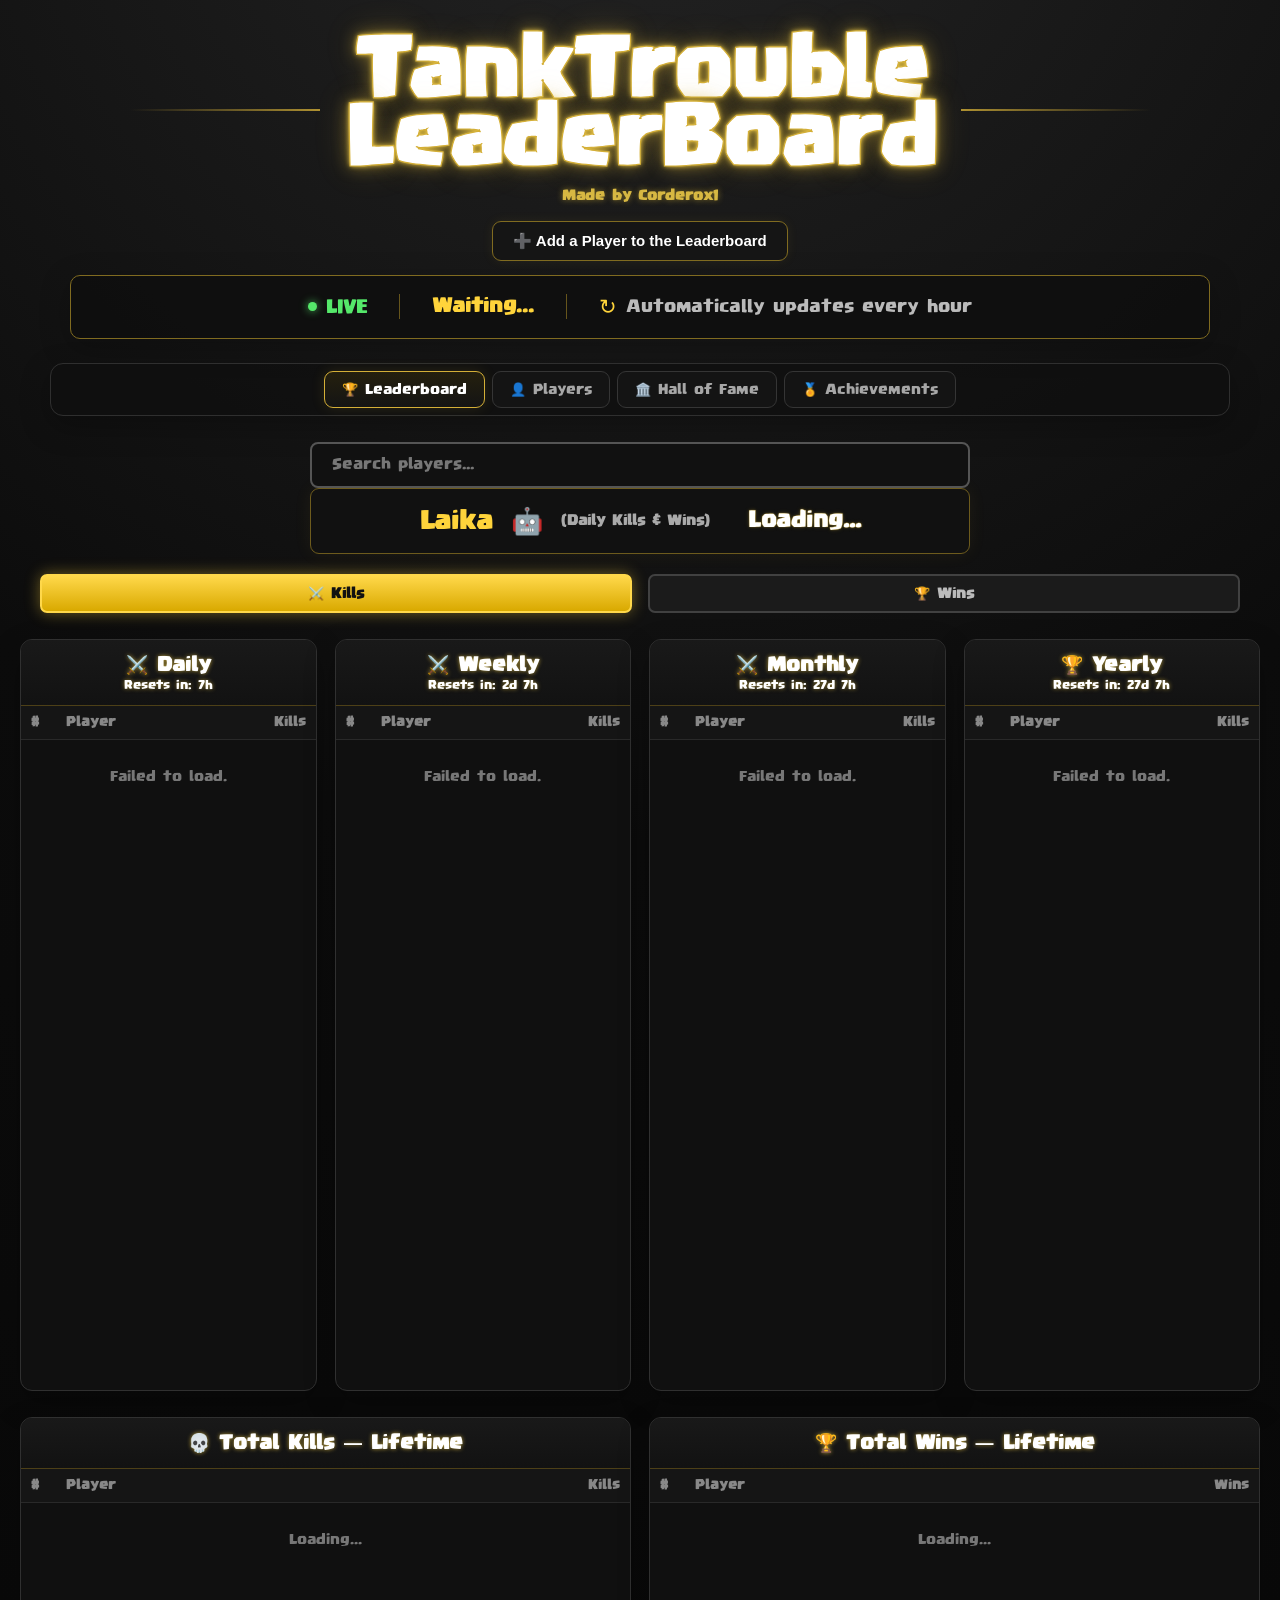
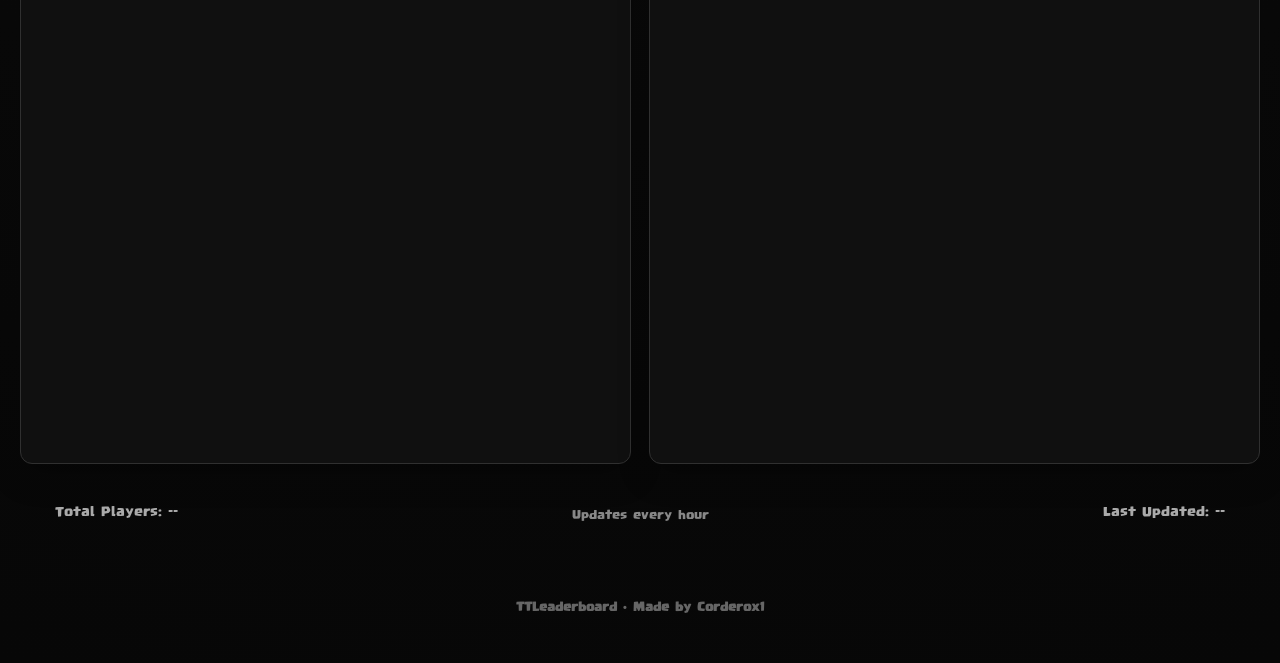
<file: index.html>
<!DOCTYPE html><html lang="en"><head><link rel="icon" type="image/png" href="/favicon.png"><meta charset="UTF-8"><meta name="viewport" content="width=device-width,initial-scale=1.0"><title>TankTrouble LeaderBoard</title><link rel="stylesheet" href="styles.css"></head><body><header class="header"><div class="title">TankTrouble<br>LeaderBoard</div><div class="credit">Made by Corderox1</div><div class="add-player-box"><button class="add-player-button" onclick="openAddPlayer()">➕ Add a Player to the Leaderboard</button></div><div class="refresh-box"><div class="live-status"><span class="live-dot"></span> LIVE</div><div class="refresh-divider"></div><div class="refresh-last-update"><strong id="countdown">Waiting...</strong></div><div class="refresh-divider"></div><div class="refresh-auto"><span class="refresh-auto-icon">↻</span> Automatically updates every hour</div></div></header>
<nav class="site-nav"><a class="nav-button active" href="index.html">🏆 Leaderboard</a><a class="nav-button " href="players.html">👤 Players</a><a class="nav-button " href="hall-of-fame.html">🏛️ Hall of Fame</a><a class="nav-button " href="achievements.html">🏅 Achievements</a></nav><main id="leaderboardPage" class="site-page page-shell"><div class="search-container"><input type="text" id="searchInput" placeholder="Search players..." oninput="searchPlayers()"><div id="searchResultPanel" class="search-result-panel"></div><div class="bot-box"><span class="bot-name">Laika</span><span class="bot-icon">🤖</span><span class="bot-description">(Daily Kills & Wins)</span><span class="bot-kills" id="laikaKills">Loading...</span></div></div><div class="stat-tabs"><div class="stat-group kills-group"><button id="killsButton" onclick="loadLeaderboard(currentType,'kills')">⚔️ Kills</button></div><div class="stat-group wins-group"><button id="winsButton" onclick="loadLeaderboard(currentType,'wins')">🏆 Wins</button></div></div><div class="dashboard"><div class="leaderboard-card"><div class="card-title">⚔️ Daily<div class="reset-countdown" id="dailyReset">Resets in: --</div></div><div class="card-header"><span>#</span><span>Player</span><span>Kills</span></div><div id="dailyLeaderboard" class="card-players"><div class="status">Loading...</div></div></div><div class="leaderboard-card"><div class="card-title">⚔️ Weekly<div class="reset-countdown" id="weeklyReset">Resets in: --</div></div><div class="card-header"><span>#</span><span>Player</span><span>Kills</span></div><div id="weeklyLeaderboard" class="card-players"><div class="status">Loading...</div></div></div><div class="leaderboard-card"><div class="card-title">⚔️ Monthly<div class="reset-countdown" id="monthlyReset">Resets in: --</div></div><div class="card-header"><span>#</span><span>Player</span><span>Kills</span></div><div id="monthlyLeaderboard" class="card-players"><div class="status">Loading...</div></div></div><div class="leaderboard-card"><div class="card-title">🏆 Yearly<div class="reset-countdown" id="yearlyReset">Resets in: --</div></div><div class="card-header"><span>#</span><span>Player</span><span>Kills</span></div><div id="yearlyLeaderboard" class="card-players"><div class="status">Loading...</div></div></div></div><div class="lifetime-dashboard"><div class="leaderboard-card lifetime-card"><div class="card-title">💀 Total Kills — Lifetime</div><div class="card-header"><span>#</span><span>Player</span><span>Kills</span></div><div id="totalKillsLeaderboard" class="card-players"><div class="status">Loading...</div></div></div><div class="leaderboard-card lifetime-card"><div class="card-title">🏆 Total Wins — Lifetime</div><div class="card-header"><span>#</span><span>Player</span><span>Wins</span></div><div id="totalWinsLeaderboard" class="card-players"><div class="status">Loading...</div></div></div></div><div class="information"><div id="totalPlayers">Total Players: --</div><div class="refresh-label">Updates every hour</div><div id="lastUpdated">Last Updated: --</div></div></main><div id="profileModal" class="profile-modal"><div class="profile-box"><button class="profile-close" onclick="closePlayerProfile()">×</button><div class="profile-title" id="profileUsername">Player</div><div class="profile-meta"><span>Rank <strong id="profileRank">--</strong></span><span>ID <strong id="profilePlayerID">--</strong></span></div><div class="profile-tank-stage"><div class="tank-placeholder"><canvas id="playerTankCanvas" width="640" height="384"></canvas></div></div><div class="profile-stats"><div><span>Kills</span><strong id="profileKills">--</strong></div><div><span>Deaths</span><strong id="profileDeaths">--</strong></div><div><span>Victories</span><strong id="profileVictories">--</strong></div><div><span>Suicides</span><strong id="profileSuicides">--</strong></div><div><span>XP</span><strong id="profileXP">--</strong></div><div><span>K/D Ratio</span><strong id="profileKD">--</strong></div></div><div class="profile-extra"><div class="profile-extra-title">Leaderboard Ranks</div><div class="profile-rank-grid" id="profileRanks"></div></div><div class="profile-extra"><div class="profile-extra-title">Recent Performance</div><div class="history-wrap"><canvas id="profileHistoryChart" width="700" height="170"></canvas></div></div><div class="profile-extra"><div class="profile-extra-title">Achievements</div><div class="profile-achievements" id="profileAchievements"></div></div><div class="profile-last-recorded" id="profileLastRecorded">Last recorded: --</div></div></div><div id="addPlayerModal" class="add-player-modal"><div class="add-player-modal-content"><button class="add-player-close" onclick="closeAddPlayer()">×</button><h2>Add Yourself</h2><p>Enter your TankTrouble username to request being added to the leaderboard.</p><input type="text" id="addPlayerUsername" placeholder="TankTrouble username" maxlength="30"><button class="add-player-submit" id="addPlayerSubmit" onclick="submitPlayer()">Submit</button><div id="addPlayerMessage"></div></div></div><footer class="footer">TTLeaderboard • Made by Corderox1</footer><script src="app.js"></script></body></html>
</file>
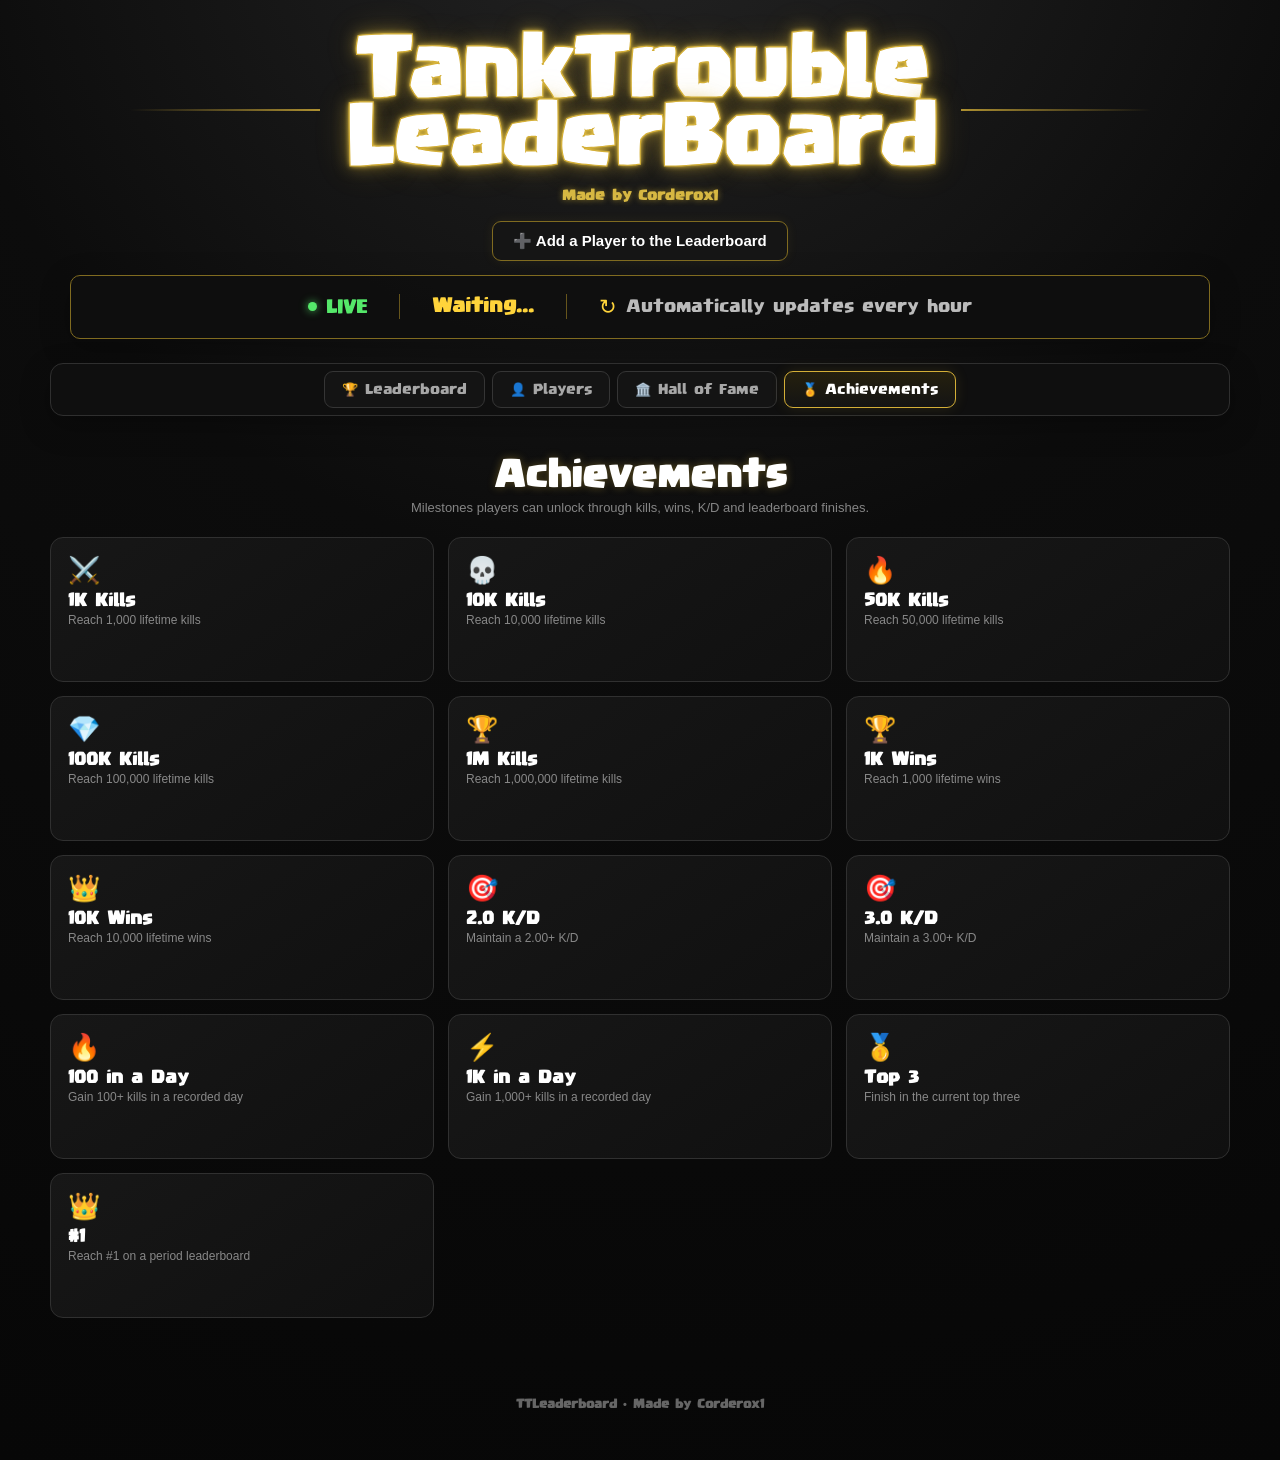
<file: achievements.html>
<!DOCTYPE html><html lang="en"><head><link rel="icon" type="image/png" href="/favicon.png"><meta charset="UTF-8"><meta name="viewport" content="width=device-width,initial-scale=1.0"><title>Achievements • TTLeaderboard</title><link rel="stylesheet" href="styles.css"></head><body><header class="header"><div class="title">TankTrouble<br>LeaderBoard</div><div class="credit">Made by Corderox1</div><div class="add-player-box"><button class="add-player-button" onclick="openAddPlayer()">➕ Add a Player to the Leaderboard</button></div><div class="refresh-box"><div class="live-status"><span class="live-dot"></span> LIVE</div><div class="refresh-divider"></div><div class="refresh-last-update"><strong id="countdown">Waiting...</strong></div><div class="refresh-divider"></div><div class="refresh-auto"><span class="refresh-auto-icon">↻</span> Automatically updates every hour</div></div></header>
<nav class="site-nav"><a class="nav-button " href="index.html">🏆 Leaderboard</a><a class="nav-button " href="players.html">👤 Players</a><a class="nav-button " href="hall-of-fame.html">🏛️ Hall of Fame</a><a class="nav-button active" href="achievements.html">🏅 Achievements</a></nav><main id="achievementsPage" class="page-shell site-page"><div class="page-hero"><h1>Achievements</h1><p>Milestones players can unlock through kills, wins, K/D and leaderboard finishes.</p></div><div class="achievement-grid" id="achievementCatalog"></div></main><div id="profileModal" class="profile-modal"><div class="profile-box"><button class="profile-close" onclick="closePlayerProfile()">×</button><div class="profile-title" id="profileUsername">Player</div><div class="profile-meta"><span>Rank <strong id="profileRank">--</strong></span><span>ID <strong id="profilePlayerID">--</strong></span></div><div class="profile-tank-stage"><div class="tank-placeholder"><canvas id="playerTankCanvas" width="640" height="384"></canvas></div></div><div class="profile-stats"><div><span>Kills</span><strong id="profileKills">--</strong></div><div><span>Deaths</span><strong id="profileDeaths">--</strong></div><div><span>Victories</span><strong id="profileVictories">--</strong></div><div><span>Suicides</span><strong id="profileSuicides">--</strong></div><div><span>XP</span><strong id="profileXP">--</strong></div><div><span>K/D Ratio</span><strong id="profileKD">--</strong></div></div><div class="profile-extra"><div class="profile-extra-title">Leaderboard Ranks</div><div class="profile-rank-grid" id="profileRanks"></div></div><div class="profile-extra"><div class="profile-extra-title">Recent Performance</div><div class="history-wrap"><canvas id="profileHistoryChart" width="700" height="170"></canvas></div></div><div class="profile-extra"><div class="profile-extra-title">Achievements</div><div class="profile-achievements" id="profileAchievements"></div></div><div class="profile-last-recorded" id="profileLastRecorded">Last recorded: --</div></div></div><div id="addPlayerModal" class="add-player-modal"><div class="add-player-modal-content"><button class="add-player-close" onclick="closeAddPlayer()">×</button><h2>Add Yourself</h2><p>Enter your TankTrouble username to request being added to the leaderboard.</p><input type="text" id="addPlayerUsername" placeholder="TankTrouble username" maxlength="30"><button class="add-player-submit" id="addPlayerSubmit" onclick="submitPlayer()">Submit</button><div id="addPlayerMessage"></div></div></div><footer class="footer">TTLeaderboard • Made by Corderox1</footer><script src="app.js"></script></body></html>
</file>
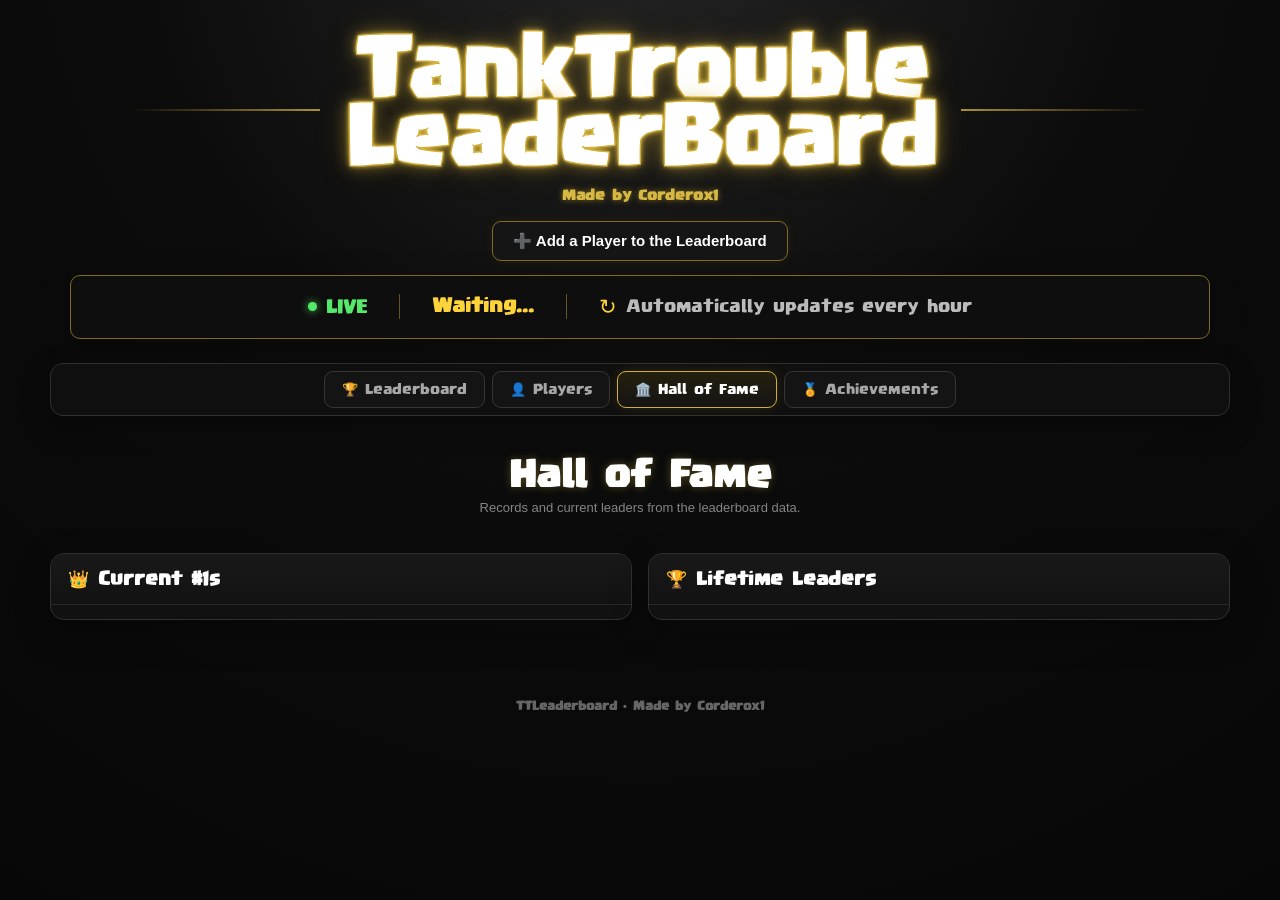
<file: hall-of-fame.html>
<!DOCTYPE html><html lang="en"><head><link rel="icon" type="image/png" href="/favicon.png"><meta charset="UTF-8"><meta name="viewport" content="width=device-width,initial-scale=1.0"><title>Hall of Fame • TTLeaderboard</title><link rel="stylesheet" href="styles.css"></head><body><header class="header"><div class="title">TankTrouble<br>LeaderBoard</div><div class="credit">Made by Corderox1</div><div class="add-player-box"><button class="add-player-button" onclick="openAddPlayer()">➕ Add a Player to the Leaderboard</button></div><div class="refresh-box"><div class="live-status"><span class="live-dot"></span> LIVE</div><div class="refresh-divider"></div><div class="refresh-last-update"><strong id="countdown">Waiting...</strong></div><div class="refresh-divider"></div><div class="refresh-auto"><span class="refresh-auto-icon">↻</span> Automatically updates every hour</div></div></header>
<nav class="site-nav"><a class="nav-button " href="index.html">🏆 Leaderboard</a><a class="nav-button " href="players.html">👤 Players</a><a class="nav-button active" href="hall-of-fame.html">🏛️ Hall of Fame</a><a class="nav-button " href="achievements.html">🏅 Achievements</a></nav><main id="hallPage" class="page-shell site-page"><div class="page-hero"><h1>Hall of Fame</h1><p>Records and current leaders from the leaderboard data.</p></div><div class="record-grid" id="hallRecords"></div><div class="feature-grid" style="margin-top:16px"><div class="feature-card"><h3>👑 Current #1s</h3><div class="feature-card-body" id="currentNumberOnes"></div></div><div class="feature-card"><h3>🏆 Lifetime Leaders</h3><div class="feature-card-body" id="hallLifetime"></div></div></div></main><div id="profileModal" class="profile-modal"><div class="profile-box"><button class="profile-close" onclick="closePlayerProfile()">×</button><div class="profile-title" id="profileUsername">Player</div><div class="profile-meta"><span>Rank <strong id="profileRank">--</strong></span><span>ID <strong id="profilePlayerID">--</strong></span></div><div class="profile-tank-stage"><div class="tank-placeholder"><canvas id="playerTankCanvas" width="640" height="384"></canvas></div></div><div class="profile-stats"><div><span>Kills</span><strong id="profileKills">--</strong></div><div><span>Deaths</span><strong id="profileDeaths">--</strong></div><div><span>Victories</span><strong id="profileVictories">--</strong></div><div><span>Suicides</span><strong id="profileSuicides">--</strong></div><div><span>XP</span><strong id="profileXP">--</strong></div><div><span>K/D Ratio</span><strong id="profileKD">--</strong></div></div><div class="profile-extra"><div class="profile-extra-title">Leaderboard Ranks</div><div class="profile-rank-grid" id="profileRanks"></div></div><div class="profile-extra"><div class="profile-extra-title">Recent Performance</div><div class="history-wrap"><canvas id="profileHistoryChart" width="700" height="170"></canvas></div></div><div class="profile-extra"><div class="profile-extra-title">Achievements</div><div class="profile-achievements" id="profileAchievements"></div></div><div class="profile-last-recorded" id="profileLastRecorded">Last recorded: --</div></div></div><div id="addPlayerModal" class="add-player-modal"><div class="add-player-modal-content"><button class="add-player-close" onclick="closeAddPlayer()">×</button><h2>Add Yourself</h2><p>Enter your TankTrouble username to request being added to the leaderboard.</p><input type="text" id="addPlayerUsername" placeholder="TankTrouble username" maxlength="30"><button class="add-player-submit" id="addPlayerSubmit" onclick="submitPlayer()">Submit</button><div id="addPlayerMessage"></div></div></div><footer class="footer">TTLeaderboard • Made by Corderox1</footer><script src="app.js"></script></body></html>
</file>
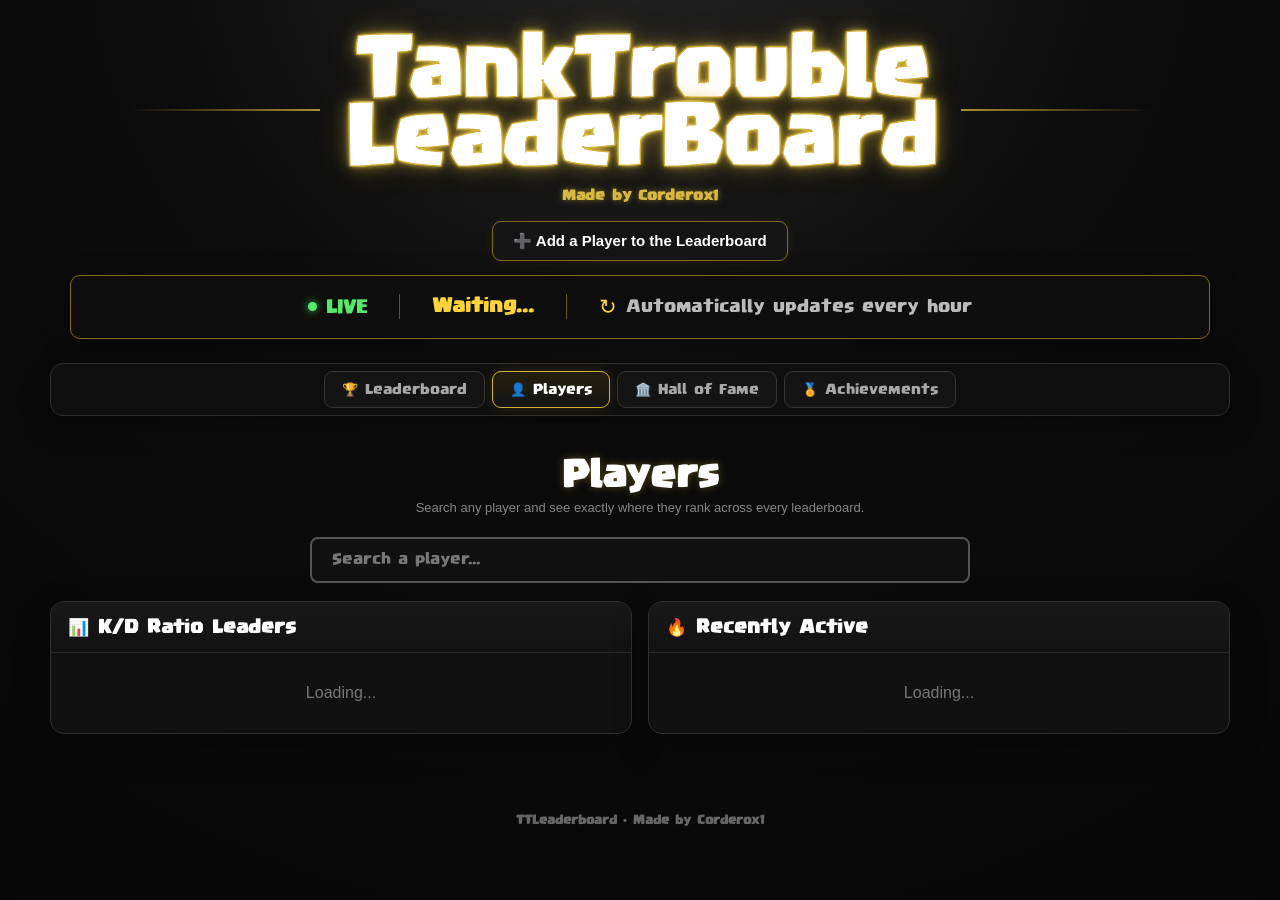
<file: players.html>
<!DOCTYPE html><html lang="en"><head><link rel="icon" type="image/png" href="/favicon.png"><meta charset="UTF-8"><meta name="viewport" content="width=device-width,initial-scale=1.0"><title>Players • TTLeaderboard</title><link rel="stylesheet" href="styles.css"></head><body><header class="header"><div class="title">TankTrouble<br>LeaderBoard</div><div class="credit">Made by Corderox1</div><div class="add-player-box"><button class="add-player-button" onclick="openAddPlayer()">➕ Add a Player to the Leaderboard</button></div><div class="refresh-box"><div class="live-status"><span class="live-dot"></span> LIVE</div><div class="refresh-divider"></div><div class="refresh-last-update"><strong id="countdown">Waiting...</strong></div><div class="refresh-divider"></div><div class="refresh-auto"><span class="refresh-auto-icon">↻</span> Automatically updates every hour</div></div></header>
<nav class="site-nav"><a class="nav-button " href="index.html">🏆 Leaderboard</a><a class="nav-button active" href="players.html">👤 Players</a><a class="nav-button " href="hall-of-fame.html">🏛️ Hall of Fame</a><a class="nav-button " href="achievements.html">🏅 Achievements</a></nav><main id="playersPage" class="page-shell site-page"><div class="page-hero"><h1>Players</h1><p>Search any player and see exactly where they rank across every leaderboard.</p></div><div class="search-container"><input type="text" id="searchInput" placeholder="Search a player..." oninput="searchPlayers()"><div id="searchResultPanel" class="search-result-panel"></div></div><div class="feature-grid"><div class="feature-card"><h3>📊 K/D Ratio Leaders</h3><div class="feature-card-body" id="kdLeaderboard"><div class="feature-empty">Loading...</div></div></div><div class="feature-card"><h3>🔥 Recently Active</h3><div class="feature-card-body" id="activityLeaderboard"><div class="feature-empty">Loading...</div></div></div></div></main><div id="profileModal" class="profile-modal"><div class="profile-box"><button class="profile-close" onclick="closePlayerProfile()">×</button><div class="profile-title" id="profileUsername">Player</div><div class="profile-meta"><span>Rank <strong id="profileRank">--</strong></span><span>ID <strong id="profilePlayerID">--</strong></span></div><div class="profile-tank-stage"><div class="tank-placeholder"><canvas id="playerTankCanvas" width="640" height="384"></canvas></div></div><div class="profile-stats"><div><span>Kills</span><strong id="profileKills">--</strong></div><div><span>Deaths</span><strong id="profileDeaths">--</strong></div><div><span>Victories</span><strong id="profileVictories">--</strong></div><div><span>Suicides</span><strong id="profileSuicides">--</strong></div><div><span>XP</span><strong id="profileXP">--</strong></div><div><span>K/D Ratio</span><strong id="profileKD">--</strong></div></div><div class="profile-extra"><div class="profile-extra-title">Leaderboard Ranks</div><div class="profile-rank-grid" id="profileRanks"></div></div><div class="profile-extra"><div class="profile-extra-title">Recent Performance</div><div class="history-wrap"><canvas id="profileHistoryChart" width="700" height="170"></canvas></div></div><div class="profile-extra"><div class="profile-extra-title">Achievements</div><div class="profile-achievements" id="profileAchievements"></div></div><div class="profile-last-recorded" id="profileLastRecorded">Last recorded: --</div></div></div><div id="addPlayerModal" class="add-player-modal"><div class="add-player-modal-content"><button class="add-player-close" onclick="closeAddPlayer()">×</button><h2>Add Yourself</h2><p>Enter your TankTrouble username to request being added to the leaderboard.</p><input type="text" id="addPlayerUsername" placeholder="TankTrouble username" maxlength="30"><button class="add-player-submit" id="addPlayerSubmit" onclick="submitPlayer()">Submit</button><div id="addPlayerMessage"></div></div></div><footer class="footer">TTLeaderboard • Made by Corderox1</footer><script src="app.js"></script></body></html>
</file>
<file: styles.css>
@font-face {
    font-family: "TankTrouble";
    src: url("TankTrouble.ttf") format("truetype");
}

        
        * {
            box-sizing: border-box;
        }

        body {
            margin: 0;
            min-height: 100vh;

            background:
                radial-gradient(circle at top, #252525 0%, #0b0b0b 55%);

            color: white;
            font-family: "TankTrouble", sans-serif;
        }


        /* =========================
           HEADER
        ========================= */

        .header {
            text-align: center;
            padding: 45px 20px 25px;
        }

        .title {
            color: #ffd43b;

            font-size: clamp(38px, 7vw, 76px);

            font-weight: 900;

            line-height: 0.95;

            text-shadow:
                0 0 5px #ffd43b,
                0 0 15px rgba(255, 212, 59, 0.5);
        }

        .credit {
            margin-top: 18px;

            color: #d6b83c;

            font-size: 14px;

            font-weight: bold;
        }


        /* =========================
           TABS
        ========================= */

        .tabs {
            display: flex;

            justify-content: center;

            gap: 12px;

            margin: 20px auto 25px;
        }

        .tabs button {
            padding: 14px 28px;

            border: 2px solid #555;

            border-radius: 7px;

            background: #1b1b1b;

            color: #bbb;

            font-family: inherit;

            font-size: 14px;

            font-weight: bold;

            cursor: pointer;

            transition: 0.2s;
        }

        .tabs button:hover {
            border-color: #ffd43b;

            color: #ffd43b;
        }

        .tabs button.active {
            background: #ffd43b;

            border-color: #ffd43b;

            color: #111;

            box-shadow:
                0 0 15px rgba(255, 212, 59, 0.4);
        }

.stat-tabs {
    display: flex;
    justify-content: center;
    gap: 12px;
    margin: 15px auto 20px;
}

.stat-tabs button {
    padding: 10px 22px;
    border: 2px solid #555;
    border-radius: 7px;
    background: #1b1b1b;
    color: #bbb;
    font-family: inherit;
    font-size: 13px;
    font-weight: bold;
    cursor: pointer;
    transition: 0.2s;
}

.stat-tabs button:hover {
    border-color: #ffd43b;
    color: #ffd43b;
    box-shadow: 0 0 10px rgba(255, 212, 59, 0.25);
}

.stat-tabs button.active {
    background: #ffd43b;
    border-color: #ffd43b;
    color: #111;
    box-shadow: 0 0 15px rgba(255, 212, 59, 0.4);
}

.stat-tabs {
    width: calc(100% - 40px);
    max-width: 1600px;

    margin: 20px auto 10px;

    display: grid;
    grid-template-columns: repeat(4, minmax(0, 1fr));

    gap: 16px;
}

.stat-group {
    display: flex;
    width: 100%;
}

.stat-group button {
    width: 100%;
}


.kills-group {
    grid-column: 1 / 3;
}

.wins-group {
    grid-column: 3 / 5;
}
        

.lifetime-tabs {
    display: flex;
    justify-content: center;
    gap: 12px;
    margin: 5px auto 20px;
}

.lifetime-tabs button {
    padding: 10px 22px;
    border: 2px solid #555;
    border-radius: 7px;
    background: #1b1b1b;
    color: #bbb;
    font-family: inherit;
    font-size: 13px;
    font-weight: bold;
    cursor: pointer;
    transition: 0.2s;
}

.lifetime-tabs button:hover {
    border-color: #ffd43b;
    color: #ffd43b;
    box-shadow: 0 0 10px rgba(255, 212, 59, 0.25);
}

.lifetime-tabs button.active {
    background: #ffd43b;
    border-color: #ffd43b;
    color: #111;
    box-shadow: 0 0 15px rgba(255, 212, 59, 0.4);
}

.leaderboard-title {
    text-align: center;
    color: #ffd43b;
    font-size: 20px;
    font-weight: bold;
    margin-bottom: 12px;
    text-shadow: 0 0 10px rgba(255, 212, 59, 0.35);
}        


        
.search-container {
    max-width: 700px;
    margin: 0 auto 20px;
    padding: 0 20px;
}

#searchInput {
    width: 100%;
    padding: 15px 20px;
    background: #111;
    border: 2px solid #555;
    border-radius: 8px;
    color: white;
    font-family: inherit;
    font-size: 14px;
    outline: none;
    box-sizing: border-box;
}

#searchInput::placeholder {
    color: #777;
}

#searchInput:focus {
    border-color: #ffd43b;
    box-shadow: 0 0 12px rgba(255, 212, 59, 0.25);
}

.reset-countdown {
    margin-top: 5px;
    color: #888;
    font-size: 11px;
    font-weight: normal;
    line-height: 1;
}        
        /* =========================
           LAIKA
        ========================= */

        .bot-box {

            max-width: 1050px;

            margin: 0 auto 15px;

            padding: 17px 20px;

            border: 2px solid #b28f18;

            border-radius: 9px;

            background: #121212;

            display: flex;

            align-items: center;

            justify-content: center;

            gap: 18px;

            font-weight: bold;
        }

        .bot-name {
            color: #ffd43b;

            font-size: 23px;
        }

        .bot-icon {
            font-size: 26px;
        }

        .bot-description {
            color: #aaa;

            font-size: 13px;
        }

        .bot-kills {
            color: #ffd43b;

            font-size: 20px;

            margin-left: 20px;
        }

.profile-modal {
    display: none;
    position: fixed;
    inset: 0;
    background: rgba(0, 0, 0, 0.82);
    z-index: 1000;
    align-items: center;
    justify-content: center;
    padding: 20px;
    box-sizing: border-box;
}

.profile-box {
    position: relative;
    width: min(92vw, 620px);
    max-height: 92vh;
    overflow-y: auto;
    padding: 26px;
    background:
        radial-gradient(circle at 50% 18%, rgba(255, 212, 59, 0.08), transparent 38%),
        #111;
    border: 2px solid #ffd43b;
    border-radius: 16px;
    box-shadow:
        0 0 45px rgba(255, 212, 59, 0.18),
        inset 0 0 35px rgba(255, 255, 255, 0.015);
    box-sizing: border-box;
}

.profile-box::-webkit-scrollbar {
    width: 7px;
}

.profile-box::-webkit-scrollbar-thumb {
    background: #555;
    border-radius: 10px;
}

.profile-close {
    position: absolute;
    top: 12px;
    right: 16px;
    width: 34px;
    height: 34px;
    border: 1px solid #444;
    border-radius: 50%;
    background: #181818;
    color: #aaa;
    font-size: 24px;
    line-height: 30px;
    cursor: pointer;
    z-index: 5;
    transition: 0.15s;
}

.profile-close:hover {
    color: #ffd43b;
    border-color: #ffd43b;
    transform: scale(1.05);
}

.profile-title {
    text-align: center;
    color: #ffd43b;
    font-size: 30px;
    font-weight: bold;
    margin: 2px 45px 16px;
    text-shadow: 0 0 12px rgba(255, 212, 59, 0.45);
}

.profile-tank-stage {
    width: 100%;
    min-height: 270px;
    display: flex;
    align-items: center;
    justify-content: center;
    margin: 0 auto 18px;
    padding: 12px 0;
    box-sizing: border-box;
}

.tank-placeholder {
    width: 100%;
    display: flex;
    align-items: center;
    justify-content: center;
    background: transparent;
    border: none;
    box-shadow: none;
}

#playerTankCanvas {
    display: block;
    width: min(100%, 560px);
    height: auto;
    image-rendering: auto;
}

.profile-stats {
    display: grid;
    grid-template-columns: repeat(4, 1fr);
    gap: 10px;
}

.profile-stats > div {
    min-height: 72px;
    padding: 12px 8px;
    background: linear-gradient(145deg, #1b1b1b, #151515);
    border: 1px solid #333;
    border-radius: 9px;
    text-align: center;
    display: flex;
    flex-direction: column;
    justify-content: center;
    box-sizing: border-box;
}

.profile-stats span {
    display: block;
    color: #888;
    font-size: 11px;
    margin-bottom: 6px;
    font-weight: bold;
}

.profile-stats strong {
    color: #ffd43b;
    font-size: 17px;
}

.profile-meta {
    display: flex;
    justify-content: center;
    gap: 8px;
    flex-wrap: wrap;
    margin: 0 0 18px;
}

.profile-meta span {
    padding: 5px 10px;
    background: #181818;
    border: 1px solid #333;
    border-radius: 999px;
    color: #999;
    font-size: 11px;
}

@media (max-width: 600px) {
    .profile-box {
        width: 96vw;
        padding: 20px 14px;
    }

    .profile-title {
        font-size: 25px;
    }

    .profile-tank-stage {
        min-height: 190px;
    }

    .profile-stats {
        grid-template-columns: repeat(2, 1fr);
    }
}

        /* =========================
           LEADERBOARD
        ========================= */

        .leaderboard {

            max-width: 1050px;

            margin: 15px auto;

            border: 2px solid #ffd43b;

            border-radius: 10px;

            overflow: hidden;

            box-shadow:
                0 0 25px rgba(255, 212, 59, 0.08);
        }


        .table-header,
        .player {

            display: grid;

            grid-template-columns:
                80px
                1fr
                180px;

            align-items: center;
        }

       .player.top-1 {
    border-color: #8e7416;
    border-left: 4px solid #ffd43b;

    background: linear-gradient(
        90deg,
        #211d0b,
        #111
    );

    box-shadow:
        0 0 15px rgba(255, 212, 59, 0.18);
}

       .player.top-2 {
    border-color: #444;
    border-left: 4px solid #c0c0c0;

    background: linear-gradient(
        90deg,
        #1c1c1c,
        #111
    );

    box-shadow:
        0 0 12px rgba(192, 192, 192, 0.10);
}

       .player.top-3 {
    border-color: #4a3322;
    border-left: 4px solid #cd7f32;

    background: linear-gradient(
        90deg,
        #1d1510,
        #111
    );

    box-shadow:
        0 0 12px rgba(205, 127, 50, 0.10);
}

.top-1 .rank {
    font-size: 24px;
    text-shadow: 0 0 10px rgba(255, 212, 59, 0.8);
}

.top-2 .rank {
    font-size: 22px;
    text-shadow: 0 0 8px rgba(192, 192, 192, 0.6);
}

.top-3 .rank {
    font-size: 22px;
    text-shadow: 0 0 8px rgba(205, 127, 50, 0.6);
}

        .table-header {

            padding: 18px 25px;

            background: #181818;

            color: #aaa;

            border-bottom: 1px solid #444;

            font-weight: bold;
        }


        .player {

            padding: 16px 25px;

            background: #111;

            border-bottom: 1px solid #292929;

            transition: 0.15s;
        }


        .player {
    padding: 14px 25px;

    background: #111;

    border: 1px solid #292929;
    border-left: 3px solid #333;

    margin-bottom: 6px;

    border-radius: 6px;

    transition: 0.15s;
}

.player:nth-child(even) {
    background: #151515;
}

.player:hover {
    background: #202020;

    border-color: #8e7416;
    border-left-color: #ffd43b;

    transform: translateX(2px);
}

.rank {
    color: #ffd43b;

    font-size: 18px;
    font-weight: bold;

    text-align: center;
}

.username {
    font-size: 16px;
    font-weight: bold;

    color: #eee;
}


.username-name {
    flex: 1 1 auto;
    min-width: 0;
    overflow: hidden;
    text-overflow: ellipsis;
    white-space: nowrap;
}



        

.kills {
    text-align: right;

    color: #ffd43b;

    font-size: 16px;
    font-weight: bold;
}

        /* =========================
           BOTTOM INFORMATION
        ========================= */

        .information {

            max-width: 1050px;

            margin: 20px auto;

            display: flex;

            justify-content: space-between;

            align-items: center;

            color: #aaa;

            font-size: 12px;

            padding: 0 5px;
        }


        .refresh-box {

            border: 2px solid #8e7416;

            border-radius: 8px;

            padding: 12px 22px;

            text-align: center;

            background: #121212;

            color: #ccc;
        }


        .refresh-time {

            color: #ffd43b;

            font-size: 20px;

            font-weight: bold;
        }


        .refresh-label {

            font-size: 11px;

            margin-top: 5px;

            color: #888;
        }


        /* =========================
           FOOTER
        ========================= */

        .footer {

            text-align: center;

            padding: 35px 20px;

            color: #8e7416;

            font-size: 11px;

            font-weight: bold;
        }


        /* =========================
           MOBILE
        ========================= */

        @media (max-width: 700px) {

            .table-header,
            .player {

                grid-template-columns:
                    50px
                    1fr
                    120px;

                padding-left: 15px;
                padding-right: 15px;
            }

            .username,
            .kills {

                font-size: 12px;
            }

            .bot-box {

                margin-left: 10px;
                margin-right: 10px;

                gap: 8px;

                flex-wrap: wrap;
            }

            .information {

                margin-left: 15px;
                margin-right: 15px;

                flex-direction: column;

                gap: 15px;
            }
        }


           .tank-preview {
    width: 100%;
    display: flex;
    justify-content: center;
    margin: 20px 0 25px;
}

.tank-placeholder {
    width: 280px;
    height: 168px;
    display: flex;
    align-items: center;
    justify-content: center;
    background: #111;
    border: 2px solid #555;
    border-radius: 8px;
    color: #ffd43b;
    font-size: 18px;
    box-shadow: 0 0 15px rgba(255, 212, 59, 0.15);
}


.tank-body {
    position: relative;
    width: 90px;
    height: 60px;
    background: #555;
    border: 3px solid #222;
    border-radius: 12px;
}

.tank-turret {
    position: absolute;
    width: 42px;
    height: 42px;
    background: #777;
    border: 3px solid #222;
    border-radius: 50%;
    left: 21px;
    top: 6px;
    z-index: 2;
}

.tank-barrel {
    position: absolute;
    width: 55px;
    height: 12px;
    background: #777;
    border: 3px solid #222;
    border-radius: 4px;
    left: 62px;
    top: 21px;
    z-index: 1;
}

.tank-tread-left,
.tank-tread-right {
    position: absolute;
    width: 18px;
    height: 55px;
    background: #444;
    border: 3px solid #222;
    border-radius: 6px;
    top: 2px;
    z-index: -1;
}

.tank-tread-left {
    left: -12px;
}

.tank-tread-right {
    right: -12px;
}

/* =========================
   DASHBOARD COLUMNS
========================= */

.dashboard {
    width: calc(100% - 40px);
    max-width: 1600px;

    margin: 25px auto;
    padding: 0;

    display: grid;
    grid-template-columns: repeat(4, minmax(0, 1fr));

    gap: 16px;
}


.lifetime-dashboard {
    width: calc(100% - 40px);
    max-width: 1600px;

    margin: 20px auto 40px;

    display: grid;
    grid-template-columns: repeat(2, minmax(0, 1fr));

    gap: 16px;
}


.lifetime-dashboard .card-players {
    height: 500px;
    overflow-y: auto;
}
        
        

.leaderboard-card {
    background: #111;

    border: 2px solid #444;
    border-radius: 8px;

    overflow: hidden;

    box-shadow: 0 0 15px rgba(0, 0, 0, 0.35);
}

.card-title {
    padding: 14px 10px;

    text-align: center;

    background: #181818;

    color: #ffd43b;

    font-size: 18px;
    font-weight: bold;

    border-bottom: 2px solid #8e7416;
}

.card-header {
    display: grid;

    grid-template-columns: 35px 1fr 75px;

    align-items: center;

    padding: 10px;

    background: #151515;

    color: #888;

    font-size: 12px;
    font-weight: bold;

    border-bottom: 1px solid #333;
}

.card-header span:last-child {
    text-align: right;
}

.card-players {
    height: 620px;
    overflow-y: auto;
}

.card-players::-webkit-scrollbar {
    width: 8px;
}

.card-players::-webkit-scrollbar-track {
    background: #0b0b0b;
}

.card-players::-webkit-scrollbar-thumb {
    background: #8e7416;
    border-radius: 5px;
}

.card-players::-webkit-scrollbar-thumb:hover {
    background: #ffd43b;
}

        
.card-players .status {
    padding: 30px 10px;

    text-align: center;

    color: #777;

    font-size: 13px;
}

.card-players .player {
    display: grid;
    grid-template-columns: 35px minmax(0, 1fr) 75px;
    align-items: center;
    padding: 12px 10px;
    margin: 0;
    border: 0;
    border-bottom: 1px solid #292929;
    border-radius: 0;
    background: #111;
    min-width: 0;
}

.card-players .player:nth-child(even) {
    background: #151515;
}

.card-players .player:hover {
    background: #202020;

    transform: none;
}

.card-players .rank {
    font-size: 15px;
}

.card-players .username {
    display: flex;
    align-items: center;
    min-width: 0;
    overflow: hidden;
    font-size: 13px;
    white-space: nowrap;
    flex-shrink: 1;
}

.last-kill {
    margin-left: 10px;
    color: #777;
    font-size: 10px;
    font-weight: normal;
    white-space: nowrap;
    flex-shrink: 0;
}


        
.card-players .kills {
    font-size: 13px;

    text-align: right;
}


/* TOP 3 */

.card-players .player.top-1 {
    border-left: 3px solid #ffd43b;

    background: linear-gradient(
        90deg,
        #211d0b,
        #111
    );
}

.card-players .player.top-2 {
    border-left: 3px solid #c0c0c0;

    background: linear-gradient(
        90deg,
        #1c1c1c,
        #111
    );
}

.card-players .player.top-3 {
    border-left: 3px solid #cd7f32;

    background: linear-gradient(
        90deg,
        #1d1510,
        #111
    );
}


/* =========================
   DASHBOARD MOBILE
========================= */

@media (max-width: 900px) {

    .dashboard {
        grid-template-columns: repeat(2, 1fr);
    }

}

 

@media (max-width: 600px) {

    .dashboard {
        grid-template-columns: 1fr;
    }

}

    .add-player-box {
    margin-top: 18px;
    text-align: center;
}

.add-player-button {
    background: #111;
    color: #d4af37;
    border: 2px solid #d4af37;
    padding: 10px 20px;
    border-radius: 8px;
    font-size: 15px;
    font-weight: bold;
    cursor: pointer;
    transition: 0.2s;
}

.add-player-button:hover {
    background: #d4af37;
    color: #111;
    box-shadow: 0 0 12px rgba(212, 175, 55, 0.5);
}   

.add-player-modal {
    display: none;
    position: fixed;
    z-index: 9999;
    left: 0;
    top: 0;
    width: 100%;
    height: 100%;
    background: rgba(0, 0, 0, 0.75);
    align-items: center;
    justify-content: center;
}

.add-player-modal-content {
    position: relative;
    width: 90%;
    max-width: 420px;
    background: #111;
    border: 2px solid #d4af37;
    border-radius: 12px;
    padding: 30px;
    text-align: center;
    box-shadow: 0 0 25px rgba(212, 175, 55, 0.35);
}

.add-player-modal-content h2 {
    color: #d4af37;
    margin-top: 0;
    margin-bottom: 10px;
}

.add-player-modal-content p {
    color: #ccc;
    font-size: 14px;
    margin-bottom: 20px;
}

.add-player-close {
    position: absolute;
    top: 8px;
    right: 12px;
    background: none;
    border: none;
    color: #d4af37;
    font-size: 28px;
    cursor: pointer;
}

.add-player-close:hover {
    color: white;
}

#addPlayerUsername {
    width: 90%;
    padding: 11px;
    background: #222;
    color: white;
    border: 1px solid #555;
    border-radius: 6px;
    font-size: 15px;
    margin-bottom: 15px;
    outline: none;
}

#addPlayerUsername:focus {
    border-color: #d4af37;
}

.add-player-submit {
    background: #d4af37;
    color: #111;
    border: none;
    padding: 10px 25px;
    border-radius: 6px;
    font-weight: bold;
    cursor: pointer;
    font-size: 15px;
}

.add-player-submit:hover {
    background: #f0c94b;
}

.add-player-submit:disabled {
    opacity: 0.6;
    cursor: not-allowed;
}

#addPlayerMessage {
    margin-top: 15px;
    font-size: 14px;
}    

/* =========================
   CLEAN HEADER DESIGN
========================= */

.header {
    padding: 35px 20px 22px;
}

/* Cleaner title */
.title {
    position: relative;
    display: inline-block;

    color: #ffd43b;

    font-size: clamp(40px, 7vw, 76px);

    font-weight: 900;
    line-height: 0.9;

    letter-spacing: -1px;

    text-shadow:
        0 0 4px #ffd43b,
        0 0 12px rgba(255, 212, 59, 0.45);
}

/* Decorative gold lines around title */
.title::before,
.title::after {
    content: "";

    position: absolute;
    top: 52%;

    width: 190px;
    height: 2px;

    background: linear-gradient(
        to right,
        transparent,
        #d4af37
    );

    opacity: 0.8;
}

.title::before {
    right: calc(100% + 25px);
}

.title::after {
    left: calc(100% + 25px);

    background: linear-gradient(
        to left,
        transparent,
        #d4af37
    );
}

/* Cleaner creator credit */
.credit {
    margin-top: 14px;

    color: #d6b83c;

    font-size: 13px;
    font-weight: bold;
}

/* =========================
   LIVE UPDATE BAR
========================= */

.refresh-box {
    display: flex;

    align-items: center;
    justify-content: center;

    gap: 32px;

    width: min(100%, 1220px);

    min-height: 64px;

    margin: 14px auto 0;

    padding: 12px 28px;

    background: rgba(15, 15, 15, 0.9);

    border: 2px solid #b89400;

    border-radius: 10px;

    box-shadow:
        0 0 12px rgba(212, 175, 55, 0.15);

    font-size: 16px;
}

/* Live indicator */
.live-status {
    display: flex;
    align-items: center;

    gap: 9px;

    color: #55e86a;

    font-size: 17px;
    font-weight: bold;
}

.live-dot {
    width: 9px;
    height: 9px;

    background: #55e86a;

    border-radius: 50%;

    box-shadow:
        0 0 8px rgba(85, 232, 106, 0.8);
}

/* Separators */
.refresh-divider {
    width: 1px;
    height: 25px;

    background: #66551c;
}

/* Last update section */
.refresh-last-update {
    color: #999;

    font-family: inherit;
}

.refresh-last-update strong {
    color: #ffd43b;

    font-size: 18px;
}

/* Automatic update section */
.refresh-auto {
    display: flex;
    align-items: center;

    gap: 9px;

    color: #bbb;
}

.refresh-auto-icon {
    color: #ffd43b;

    font-size: 21px;
}

/* Hide the decorative lines on smaller screens */
@media (max-width: 900px) {

    .title::before,
    .title::after {
        display: none;
    }

    .refresh-box {
        gap: 15px;
        padding: 10px 15px;
    }
}

@media (max-width: 650px) {

    .refresh-box {
        flex-direction: column;
        gap: 8px;

        padding: 12px;
    }

    .refresh-divider {
        display: none;
    }
}

        
    
/* =========================================================
   FINAL CLEAN WHITE + GOLD DESIGN
========================================================= */

/* Main title: white fill + gold edge/glow */
.title {
    color: #ffffff !important;
    -webkit-text-fill-color: #ffffff;
    -webkit-text-stroke: 1.5px #d4af37;
    text-shadow:
        0 0 4px rgba(255, 215, 70, 0.95),
        0 0 10px rgba(255, 200, 40, 0.80),
        0 0 24px rgba(255, 180, 20, 0.45),
        0 0 42px rgba(255, 170, 0, 0.20);
}

/* Keep the small creator credit gold */
.credit {
    color: #ffd43b !important;
    text-shadow:
        0 0 6px rgba(255, 212, 59, 0.45);
}

/* Important leaderboard numbers:
   white center + thin gold outline + soft glow */
.card-players .kills,
.bot-kills,
.profile-stats strong,
.profile-meta strong {
    color: #ffffff !important;
    -webkit-text-fill-color: #ffffff;
    -webkit-text-stroke: 0.9px #d4af37;
    text-shadow:
        0 0 3px rgba(255, 215, 70, 0.95),
        0 0 8px rgba(255, 190, 35, 0.65);
}

/* Reset countdown numbers */
.reset-countdown {
    color: #ffffff !important;
    text-shadow:
        0 0 4px rgba(255, 215, 70, 0.55);
}

/* Cleaner leaderboard cards */
.leaderboard-card {
    border: 1px solid #4a4a4a;
    border-radius: 12px;
    background: #111111;
    box-shadow:
        0 8px 30px rgba(0, 0, 0, 0.28),
        inset 0 0 0 1px rgba(255, 255, 255, 0.015);
}

.card-title {
    background: linear-gradient(
        180deg,
        #1c1c1c,
        #141414
    );
    color: #ffffff;
    text-shadow:
        0 0 4px rgba(255, 215, 70, 0.65);
    border-bottom: 1px solid #5b4a18;
}

.card-header {
    background: #171717;
    color: #bdbdbd;
    border-bottom: 1px solid #303030;
}

.card-players .player {
    background: #111111;
    border-bottom: 1px solid #252525;
    transition:
        background 0.15s ease,
        box-shadow 0.15s ease;
}

.card-players .player:nth-child(even) {
    background: #141414;
}

.card-players .player:hover {
    background: #1d1d1d;
    box-shadow:
        inset 3px 0 0 #d4af37,
        0 0 12px rgba(212, 175, 55, 0.08);
}

/* Player names stay clean white */
.card-players .username-name {
    color: #f3f3f3;
}

/* Last-kill text stays subtle */
.last-kill {
    color: #858585;
}

/* Make the tank completely free of a surrounding box */
.profile-tank-stage {
    min-height: 230px;
    margin: 0 auto 8px;
    padding: 0;
    background: transparent;
}

.tank-placeholder {
    width: 100%;
    height: auto;
    min-height: 168px;
    background: transparent !important;
    border: none !important;
    box-shadow: none !important;
}

#playerTankCanvas {
    width: min(100%, 560px);
    height: auto;
    filter:
        drop-shadow(0 12px 12px rgba(0, 0, 0, 0.45))
        drop-shadow(0 0 14px rgba(212, 175, 55, 0.08));
}

/* Cleaner profile title */
.profile-title {
    color: #ffffff !important;
    -webkit-text-fill-color: #ffffff;
    -webkit-text-stroke: 1px #d4af37;
    text-shadow:
        0 0 5px rgba(255, 215, 70, 0.95),
        0 0 14px rgba(255, 190, 35, 0.55);
}

/* Cleaner profile stat cards */
.profile-stats > div {
    background:
        linear-gradient(145deg, #1a1a1a, #121212);
    border: 1px solid #343434;
    box-shadow:
        inset 0 1px 0 rgba(255,255,255,0.025);
    transition:
        border-color 0.15s ease,
        box-shadow 0.15s ease,
        transform 0.15s ease;
}

.profile-stats > div:hover {
    border-color: #8e7416;
    box-shadow:
        0 0 12px rgba(212, 175, 55, 0.12);
    transform: translateY(-1px);
}

.profile-stats span {
    color: #999;
}

.profile-meta span {
    background: #151515;
    border-color: #343434;
    color: #aaa;
}

/* Cleaner profile window */
.profile-box {
    border: 1px solid #d4af37;
    box-shadow:
        0 0 35px rgba(212, 175, 55, 0.18),
        0 20px 60px rgba(0, 0, 0, 0.55),
        inset 0 0 35px rgba(255, 255, 255, 0.012);
}

/* Gold hover without making everything yellow */
.profile-close:hover {
    color: #ffffff;
    border-color: #d4af37;
    box-shadow: 0 0 10px rgba(212, 175, 55, 0.25);
}

/* Slightly cleaner tabs */
.tabs button,
.stat-tabs button {
    border-color: #414141;
}

.tabs button:hover,
.stat-tabs button:hover {
    color: #ffffff;
    border-color: #d4af37;
    box-shadow:
        0 0 10px rgba(212, 175, 55, 0.16);
}

/* Active controls remain gold, but use white text where appropriate */
.tabs button.active,
.stat-tabs button.active {
    background: linear-gradient(
        180deg,
        #ffd84a,
        #d9a900
    );
    border-color: #ffd84a;
    color: #111111;
}

/* Cleaner search field */
.search-container input {
    border-color: #3d3d3d;
    background: #121212;
}

.search-container input:focus {
    border-color: #d4af37;
    box-shadow:
        0 0 0 2px rgba(212, 175, 55, 0.10),
        0 0 14px rgba(212, 175, 55, 0.10);
}

/* Keep top-three highlights elegant */
.card-players .player.top-1 {
    border-left-color: #d4af37;
    box-shadow:
        inset 0 0 18px rgba(212, 175, 55, 0.035);
}

.card-players .player.top-2 {
    border-left-color: #bdbdbd;
}

.card-players .player.top-3 {
    border-left-color: #b9783c;
}

/* Mobile profile */
@media (max-width: 600px) {
    .profile-tank-stage {
        min-height: 180px;
    }

    #playerTankCanvas {
        width: min(100%, 460px);
    }

    .profile-stats {
        grid-template-columns: repeat(2, 1fr);
    }
}


/* High-resolution TankTrouble profile preview */
#playerTankCanvas {
    width: min(100%, 560px);
    height: auto;
    display: block;
    margin: 0 auto;
    image-rendering: auto;
    filter:
        drop-shadow(0 12px 12px rgba(0, 0, 0, 0.45))
        drop-shadow(0 0 12px rgba(212, 175, 55, 0.07));
}

/* Easier-to-read numbers: white fill, very thin gold edge */
.card-players .kills,
.bot-kills,
.profile-stats strong,
.profile-meta strong {
    color: #ffffff !important;
    -webkit-text-fill-color: #ffffff;
    -webkit-text-stroke: 0.35px #d4af37;
    text-shadow:
        0 0 2px rgba(212, 175, 55, 0.65),
        0 0 5px rgba(212, 175, 55, 0.25);
}


/* =========================================================
   EXPANDED STATS PLATFORM
========================================================= */
.site-page { display: none; }
.site-page.active-page { display: block; }

.site-nav {
    width: min(1100px, calc(100% - 32px));
    margin: 4px auto 28px;
    display: flex;
    justify-content: center;
    flex-wrap: wrap;
    gap: 8px;
    padding: 8px;
    background: rgba(18,18,18,.88);
    border: 1px solid #303030;
    border-radius: 14px;
    box-shadow: 0 10px 30px rgba(0,0,0,.25);
}
.site-nav .nav-button {
    border: 1px solid #393939;
    background: #141414;
    color: #aaa;
    border-radius: 9px;
    padding: 10px 16px;
    font: inherit;
    font-size: 13px;
    cursor: pointer;
    transition: .18s;
}
.site-nav .nav-button:hover {
    color: #fff;
    border-color: #d4af37;
    box-shadow: 0 0 12px rgba(212,175,55,.12);
}
.site-nav .nav-button.active {
    color: #fff;
    border-color: #d4af37;
    background: linear-gradient(180deg,#29240f,#171717);
    box-shadow: 0 0 14px rgba(212,175,55,.15);
}

.search-result-panel {
    width: min(900px, calc(100% - 40px));
    margin: 10px auto 18px;
    padding: 16px;
    background: #121212;
    border: 1px solid #343434;
    border-radius: 14px;
    display: none;
}
.search-result-head { display:flex; align-items:center; justify-content:space-between; gap:15px; }
.search-result-name { font-size: 22px; color:#fff; text-shadow:0 0 7px rgba(212,175,55,.3); }
.search-result-kd { color:#aaa; font-size:12px; }
.search-rank-grid {
    display:grid; grid-template-columns:repeat(4,1fr); gap:8px; margin-top:12px;
}
.search-rank-chip {
    padding:10px; background:#191919; border:1px solid #303030; border-radius:9px; text-align:center;
}
.search-rank-chip span { display:block; color:#888; font-size:10px; margin-bottom:3px; }
.search-rank-chip strong { color:#fff; font-size:15px; -webkit-text-stroke:.25px #d4af37; text-shadow:0 0 4px rgba(212,175,55,.25); }
.search-result-actions { margin-top:12px; display:flex; justify-content:center; }
.search-result-actions button, .feature-button {
    border:1px solid #6f5b1a; background:#171717; color:#fff; border-radius:8px; padding:9px 15px; font:inherit; cursor:pointer;
}
.search-result-actions button:hover, .feature-button:hover { border-color:#d4af37; box-shadow:0 0 12px rgba(212,175,55,.12); }

.feature-page { width:min(1300px,calc(100% - 32px)); margin:0 auto 50px; }
.feature-title { text-align:center; color:#fff; font-size:30px; margin:12px 0 6px; text-shadow:0 0 8px rgba(212,175,55,.35); }
.feature-subtitle { text-align:center; color:#888; font-family:Arial,sans-serif; font-size:13px; margin-bottom:20px; }
.feature-grid { display:grid; grid-template-columns:repeat(2,minmax(0,1fr)); gap:16px; }
.feature-card { background:#121212; border:1px solid #303030; border-radius:14px; overflow:hidden; box-shadow:0 12px 35px rgba(0,0,0,.22); }
.feature-card h3 { margin:0; padding:14px 16px; color:#fff; border-bottom:1px solid #2b2b2b; font-size:17px; }
.feature-card-body { padding:14px; }
.feature-row { display:grid; grid-template-columns:42px 1fr auto; align-items:center; gap:10px; padding:10px 6px; border-bottom:1px solid #242424; cursor:pointer; }
.feature-row:last-child { border-bottom:0; }
.feature-row:hover { background:#191919; }
.feature-rank { color:#888; }
.feature-name { color:#eee; }
.feature-value { color:#fff; -webkit-text-stroke:.25px #d4af37; text-shadow:0 0 4px rgba(212,175,55,.25); }
.feature-empty { color:#777; padding:20px; text-align:center; font-family:Arial,sans-serif; }

.achievement-grid { display:grid; grid-template-columns:repeat(3,minmax(0,1fr)); gap:12px; }
.achievement-card { background:#151515; border:1px solid #303030; border-radius:12px; padding:15px; }
.achievement-icon { font-size:26px; }
.achievement-card h4 { margin:7px 0 3px; color:#fff; }
.achievement-card p { margin:0; color:#888; font-family:Arial,sans-serif; font-size:12px; line-height:1.4; }
.achievement-card.unlocked { border-color:#806b20; box-shadow:0 0 15px rgba(212,175,55,.08); }

.record-grid { display:grid; grid-template-columns:repeat(3,minmax(0,1fr)); gap:12px; }
.record-card { padding:16px; background:#151515; border:1px solid #303030; border-radius:12px; }
.record-label { color:#888; font-size:11px; }
.record-player { color:#fff; font-size:18px; margin:6px 0; }
.record-value { color:#fff; -webkit-text-stroke:.25px #d4af37; text-shadow:0 0 4px rgba(212,175,55,.25); }

.profile-rank-grid { display:grid; grid-template-columns:repeat(4,1fr); gap:8px; margin:14px 0; }
.profile-rank-chip { background:#151515; border:1px solid #2d2d2d; border-radius:9px; padding:9px 5px; text-align:center; }
.profile-rank-chip span { display:block; color:#777; font-size:10px; }
.profile-rank-chip strong { color:#fff; font-size:14px; }
.profile-extra { margin-top:12px; }
.profile-extra-title { color:#fff; font-size:14px; margin-bottom:8px; }
.profile-achievements { display:flex; flex-wrap:wrap; gap:6px; justify-content:center; }
.profile-achievement { padding:6px 9px; border:1px solid #4a4a4a; border-radius:20px; background:#171717; color:#ddd; font-size:11px; }
.profile-last-recorded { color:#777; font-size:11px; text-align:center; margin-top:10px; }

.history-wrap { background:#111; border:1px solid #2e2e2e; border-radius:12px; padding:10px; }
#profileHistoryChart { width:100%; height:170px; display:block; }

@media(max-width:800px){
    .search-rank-grid{grid-template-columns:repeat(2,1fr)}
    .feature-grid{grid-template-columns:1fr}
    .achievement-grid{grid-template-columns:repeat(2,1fr)}
    .record-grid{grid-template-columns:1fr}
    .profile-rank-grid{grid-template-columns:repeat(2,1fr)}
}
@media(max-width:500px){
    .achievement-grid{grid-template-columns:1fr}
    .site-nav .nav-button{padding:8px 10px;font-size:12px}
}


/* =========================================================
   TTLEADERBOARD CLEAN PLATFORM THEME
========================================================= */
:root{--gold:#d4af37;--gold2:#ffd84a;--bg:#090909;--panel:#111;--panel2:#151515;--line:#2c2c2c;--muted:#8d8d8d;--white:#f5f5f5;}
html,body{background:radial-gradient(circle at 50% -10%,#242424 0%,#0c0c0c 42%,#070707 100%);color:var(--white);}
body{min-height:100vh;}
.header{max-width:1180px;margin:0 auto;padding:38px 20px 20px;}
.title{color:#fff!important;-webkit-text-fill-color:#fff;-webkit-text-stroke:1.2px var(--gold);text-shadow:0 0 5px var(--gold2),0 0 16px rgba(212,175,55,.55),0 0 34px rgba(212,175,55,.22);}
.credit{color:#d7b843!important;}
.add-player-button{border:1px solid #806b20!important;background:#151515!important;color:#fff!important;border-radius:9px!important;box-shadow:0 0 12px rgba(212,175,55,.08)!important;}
.add-player-button:hover{border-color:var(--gold2)!important;box-shadow:0 0 18px rgba(212,175,55,.18)!important;}
.refresh-box{max-width:100%;border:1px solid #806b20!important;background:rgba(15,15,15,.92)!important;border-radius:10px!important;box-shadow:0 8px 30px rgba(0,0,0,.25)!important;}
.site-nav{width:min(1180px,calc(100% - 32px));margin:4px auto 26px;display:flex;justify-content:center;flex-wrap:wrap;gap:7px;padding:7px;background:rgba(16,16,16,.92);border:1px solid #2f2f2f;border-radius:13px;box-shadow:0 10px 30px rgba(0,0,0,.28);}
.site-nav .nav-button{border:1px solid #353535;background:#141414;color:#a7a7a7;border-radius:9px;padding:10px 17px;font:inherit;font-size:13px;cursor:pointer;text-decoration:none;transition:.18s;}
.site-nav .nav-button:hover,.site-nav .nav-button.active{color:#fff;border-color:var(--gold);background:linear-gradient(180deg,#25200e,#141414);box-shadow:0 0 14px rgba(212,175,55,.13);}
.page-shell{width:min(1180px,calc(100% - 32px));margin:0 auto 60px;}
.page-hero{text-align:center;padding:16px 0 22px;}
.page-hero h1{margin:0;color:#fff;font-size:34px;text-shadow:0 0 8px rgba(212,175,55,.35);}
.page-hero p{margin:7px 0 0;color:#858585;font-family:Arial,sans-serif;font-size:13px;}
.search-container{width:min(900px,100%);margin:0 auto 18px;}
.search-container input{width:100%;height:46px;background:#101010;border:1px solid #373737;border-radius:10px;color:#fff;padding:0 15px;font:inherit;outline:none;}
.search-container input:focus{border-color:var(--gold);box-shadow:0 0 0 2px rgba(212,175,55,.08),0 0 16px rgba(212,175,55,.10);}
.search-result-panel{background:#111!important;border:1px solid #383838!important;border-radius:13px!important;box-shadow:0 15px 40px rgba(0,0,0,.3)!important;}
.dashboard{width:100%;max-width:none!important;}
.leaderboard-card{background:#101010!important;border:1px solid #303030!important;border-radius:12px!important;box-shadow:0 12px 32px rgba(0,0,0,.24)!important;overflow:hidden;}
.card-title{background:linear-gradient(180deg,#191919,#121212)!important;color:#fff!important;border-bottom:1px solid #4d4017!important;}
.card-header{background:#151515!important;border-bottom:1px solid #292929!important;color:#888!important;}
.card-players .player{background:#101010!important;border-bottom:1px solid #242424!important;border-left:3px solid #303030!important;border-radius:0!important;margin:0!important;}
.card-players .player:nth-child(even){background:#131313!important;}
.card-players .player:hover{background:#1a1a1a!important;border-left-color:var(--gold)!important;transform:none!important;}
.rank{color:#aaa!important;text-shadow:none!important;}
.username{color:#f0f0f0!important;}
.kills,.bot-kills,.profile-stats strong,.profile-meta strong{color:#fff!important;-webkit-text-fill-color:#fff;-webkit-text-stroke:.2px var(--gold);text-shadow:0 0 2px rgba(212,175,55,.5),0 0 5px rgba(212,175,55,.18);}
.bot-box{background:#111!important;border:1px solid #6d5b1d!important;box-shadow:0 0 18px rgba(212,175,55,.07)!important;}
.lifetime-dashboard{max-width:none!important;}
.information{max-width:1180px!important;}
.site-page{display:block;}
/* Separate pages: only their own page content is shown. */
.page-only{display:block;}
.feature-grid{display:grid!important;grid-template-columns:repeat(2,minmax(0,1fr));gap:16px;}
.feature-card{background:#111!important;border:1px solid #303030!important;border-radius:14px!important;box-shadow:0 12px 35px rgba(0,0,0,.25)!important;overflow:hidden;}
.feature-card h3{margin:0;padding:15px 17px;background:linear-gradient(180deg,#191919,#121212);color:#fff!important;border-bottom:1px solid #292929!important;}
.feature-card-body{padding:7px!important;}
.feature-row{display:grid!important;grid-template-columns:45px 1fr auto;align-items:center;gap:10px;padding:12px 9px!important;border-bottom:1px solid #242424!important;cursor:pointer;border-radius:7px;}
.feature-row:hover{background:#1a1a1a!important;}
.feature-rank{color:#777!important;}
.feature-name{color:#eee!important;}
.feature-value,.record-value{color:#fff!important;-webkit-text-stroke:.2px var(--gold);text-shadow:0 0 3px rgba(212,175,55,.2);}
.feature-empty{color:#777!important;padding:24px!important;text-align:center;}
.achievement-grid{display:grid!important;grid-template-columns:repeat(3,minmax(0,1fr));gap:14px;}
.achievement-card{background:linear-gradient(145deg,#171717,#101010)!important;border:1px solid #303030!important;border-radius:13px!important;padding:17px!important;min-height:145px;}
.achievement-card:hover{border-color:#6d5b1d!important;box-shadow:0 0 18px rgba(212,175,55,.07);}
.achievement-card h4{color:#fff!important;}
.achievement-card p{color:#888!important;}
.record-grid{display:grid!important;grid-template-columns:repeat(3,minmax(0,1fr));gap:14px;}
.record-card{background:linear-gradient(145deg,#171717,#101010)!important;border:1px solid #303030!important;border-radius:13px!important;padding:17px!important;}
.record-player{color:#fff!important;}
.profile-modal{background:rgba(0,0,0,.82)!important;backdrop-filter:blur(5px);}
.profile-box{width:min(850px,94vw)!important;max-height:92vh!important;background:linear-gradient(180deg,#121212,#0c0c0c)!important;border:1px solid var(--gold)!important;border-radius:18px!important;box-shadow:0 0 45px rgba(212,175,55,.14),0 25px 70px rgba(0,0,0,.6)!important;}
.profile-title{color:#fff!important;-webkit-text-stroke:.8px var(--gold);text-shadow:0 0 5px var(--gold2),0 0 14px rgba(212,175,55,.35)!important;}
.profile-stats>div,.profile-rank-chip{background:#151515!important;border:1px solid #303030!important;}
.profile-extra-title{color:#fff!important;}
.profile-extra{border-top:1px solid #242424;padding-top:12px;}
.profile-tank-stage{min-height:260px!important;background:transparent!important;}
#playerTankCanvas{filter:drop-shadow(0 14px 14px rgba(0,0,0,.5))!important;}
.footer{max-width:1180px;margin:30px auto;padding:20px;color:#666;text-align:center;}
@media(max-width:900px){.dashboard,.lifetime-dashboard{grid-template-columns:repeat(2,1fr)!important}.feature-grid{grid-template-columns:1fr!important}.achievement-grid{grid-template-columns:repeat(2,1fr)!important}.record-grid{grid-template-columns:repeat(2,1fr)!important}}
@media(max-width:600px){.dashboard,.lifetime-dashboard{grid-template-columns:1fr!important}.achievement-grid,.record-grid{grid-template-columns:1fr!important}.site-nav{justify-content:stretch}.site-nav .nav-button{flex:1 1 45%}.page-shell{width:calc(100% - 20px)}}


/* =========================================================
   TTLEADERBOARD FINAL MAIN PAGE LAYOUT
   Wider cards + full player names
========================================================= */

/* Let the main leaderboard breathe across the available screen. */
#leaderboardPage.page-shell {
    width: calc(100vw - 40px) !important;
    max-width: 1500px !important;
}

/* Keep the search/bot area centered rather than stretching it. */
#leaderboardPage .search-container {
    width: min(900px, 100%) !important;
    margin-left: auto !important;
    margin-right: auto !important;
}

/* Four wide, evenly spaced leaderboard cards. */
#leaderboardPage .dashboard {
    width: 100% !important;
    max-width: 1500px !important;
    grid-template-columns: repeat(4, minmax(0, 1fr)) !important;
    gap: 18px !important;
    margin: 26px auto !important;
}

/* Wider lifetime cards. */
#leaderboardPage .lifetime-dashboard {
    width: 100% !important;
    max-width: 1500px !important;
    grid-template-columns: repeat(2, minmax(0, 1fr)) !important;
    gap: 18px !important;
    margin: 22px auto 40px !important;
}

/* Give each board a little more vertical room. */
#leaderboardPage .card-players {
    height: 650px !important;
}

/* Make names readable instead of forcing them into tiny single-line slots. */
#leaderboardPage .card-players .player {
    grid-template-columns: 42px minmax(0, 1fr) 78px !important;
    min-height: 48px !important;
    padding: 9px 12px !important;
}

#leaderboardPage .card-players .username {
    display: flex !important;
    flex-wrap: wrap !important;
    align-items: center !important;
    align-content: center !important;
    min-width: 0 !important;
    overflow: visible !important;
    white-space: normal !important;
    line-height: 1.15 !important;
}

#leaderboardPage .card-players .username-name {
    display: inline !important;
    max-width: 100% !important;
    overflow: visible !important;
    white-space: normal !important;
    overflow-wrap: anywhere !important;
    word-break: normal !important;
    text-overflow: clip !important;
    color: #f5f5f5 !important;
}

#leaderboardPage .card-players .last-kill {
    display: block !important;
    width: 100% !important;
    margin: 3px 0 0 !important;
    font-size: 9px !important;
    line-height: 1 !important;
    white-space: nowrap !important;
    color: #777 !important;
}

/* Don't let the number column squeeze the player name. */
#leaderboardPage .card-players .kills {
    min-width: 0 !important;
    text-align: right !important;
}

/* Lifetime lists should also have enough room to read names. */
#leaderboardPage .lifetime-dashboard .card-players {
    height: 560px !important;
}

@media (max-width: 1200px) {
    #leaderboardPage.page-shell {
        width: calc(100vw - 24px) !important;
    }

    #leaderboardPage .dashboard {
        gap: 12px !important;
    }

    #leaderboardPage .card-players .player {
        grid-template-columns: 34px minmax(0, 1fr) 68px !important;
        padding-left: 9px !important;
        padding-right: 9px !important;
    }

    #leaderboardPage .card-players .username-name {
        font-size: 12px !important;
    }

    #leaderboardPage .card-players .last-kill {
        font-size: 8px !important;
    }
}

@media (max-width: 900px) {
    #leaderboardPage .dashboard {
        grid-template-columns: repeat(2, minmax(0, 1fr)) !important;
    }

    #leaderboardPage .lifetime-dashboard {
        grid-template-columns: 1fr !important;
    }
}

@media (max-width: 600px) {
    #leaderboardPage .dashboard {
        grid-template-columns: 1fr !important;
    }

    #leaderboardPage .card-players {
        height: 600px !important;
    }
}
</file>
